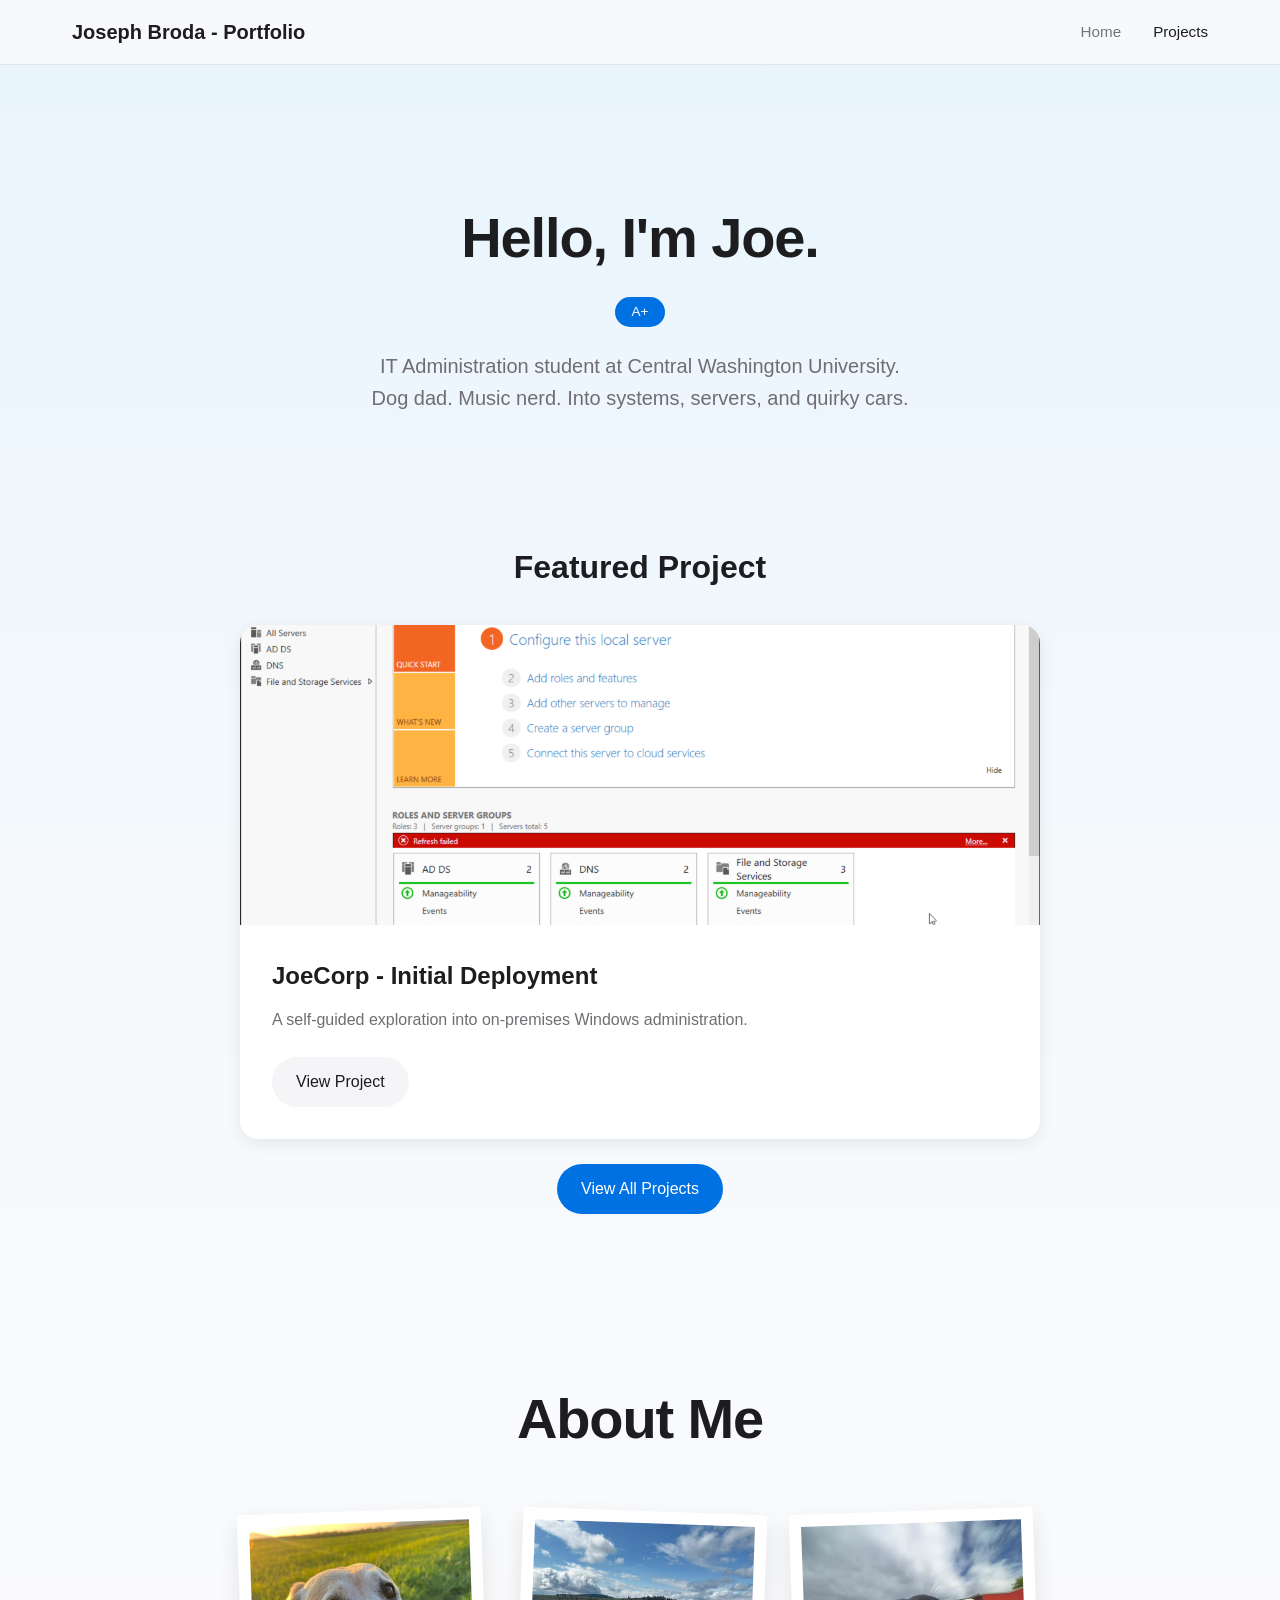
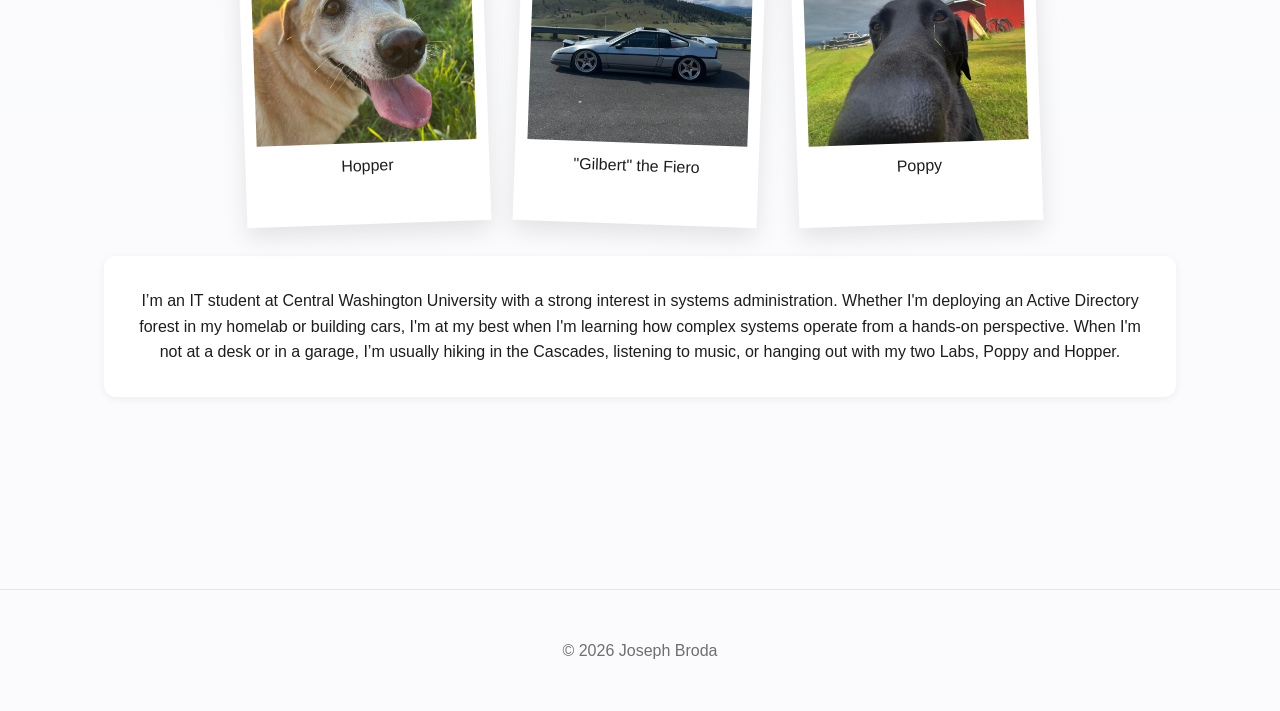
<file: index.html>
<!DOCTYPE html>
<html lang="en">

<head>
    <meta charset="UTF-8">
    <meta name="viewport" content="width=device-width, initial-scale=1.0">
    <title>Joseph Broda - Portfolio</title>
    <link rel="stylesheet" href="styles.css">
</head>

<body>
    <nav class="nav-bar">
        <div class="nav-container">
            <a href="index.html" class="nav-logo">Joseph Broda - Portfolio</a>
            <ul class="nav-links">
                <li><a href="index.html" class="active">Home</a></li>
                <li><a href="projects.html">Projects</a></li>
                <!-- <li><a href="resume.html">Resume</a></li> -->
            </ul>
        </div>
    </nav>
    <main>
        <section class="hero">
            <h1>Hello, I'm Joe.</h1>
            <div class="cert-list">
                <span class="obtained-cert">A+</span>
                <!-- <span class="cert-spacer"</span> -->
                <!-- <span class="desired-cert">Net+ (in progress)</span>
                <span class="desired-cert">Sec+ (in progress)</span> -->
            </div>
            <br>
            <p class="subtitle">IT Administration student at Central Washington University.</p>
            <p class="subtitle">Dog dad. Music nerd. Into systems, servers, and quirky cars.</p>
        </section>
        <section class="latest-project">
            <h2>Featured Project</h2>
            <div class="project-card featured">
                <img src="assets/projects/joecorp/ad1.png" alt="Description" class="project-image">
                <div class="project-content">
                    <h3>JoeCorp - Initial Deployment</h3>
                    <p>A self-guided exploration into on-premises Windows administration. </p>
                    <a href="projects/activedirectory/ad1.html" class="btn-secondary">View Project</a>
                </div>
            </div>
            <br>
            <div style="text-align: center;">
                <a href="projects.html" class="btn-primary">View All Projects</a>
            </div>
        </section>
        <section class="hero">
            <h1>About Me</h1>

            <div class="polaroid-gallery">
                <div class="polaroid">
                    <img src="assets/about/hopper.jpg" alt="Hopper">
                    <p style="text-align: center; margin-top: 10px; font-family: inherit;">Hopper</p>
                </div>
                <div class="polaroid">
                    <img src="assets/about/fiero.jpg" alt="Pontiac Fiero">
                    <p style="text-align: center; margin-top: 10px; font-family: inherit;">"Gilbert" the Fiero</p>
                </div>
                <div class="polaroid">
                    <img src="assets/about/poppy.jpg" alt="Poppy">
                    <p style="text-align: center; margin-top: 10px; font-family: inherit;">Poppy</p>
                </div>
            </div>
            <p class="section-card">I’m an IT student at Central Washington University with a strong
                interest in systems administration. Whether I'm
                deploying an Active Directory forest in my homelab or building cars, I'm at my best when I'm learning
                how complex systems operate from a hands-on perspective.
                When I'm not at a desk or in a garage, I’m usually hiking in the Cascades,
                listening to music, or hanging out with my two Labs, Poppy and Hopper.
            </p>
        </section>
    </main>
    <footer>
        <p>&copy; 2026 Joseph Broda</p>
    </footer>
</body>

</html>
</file>
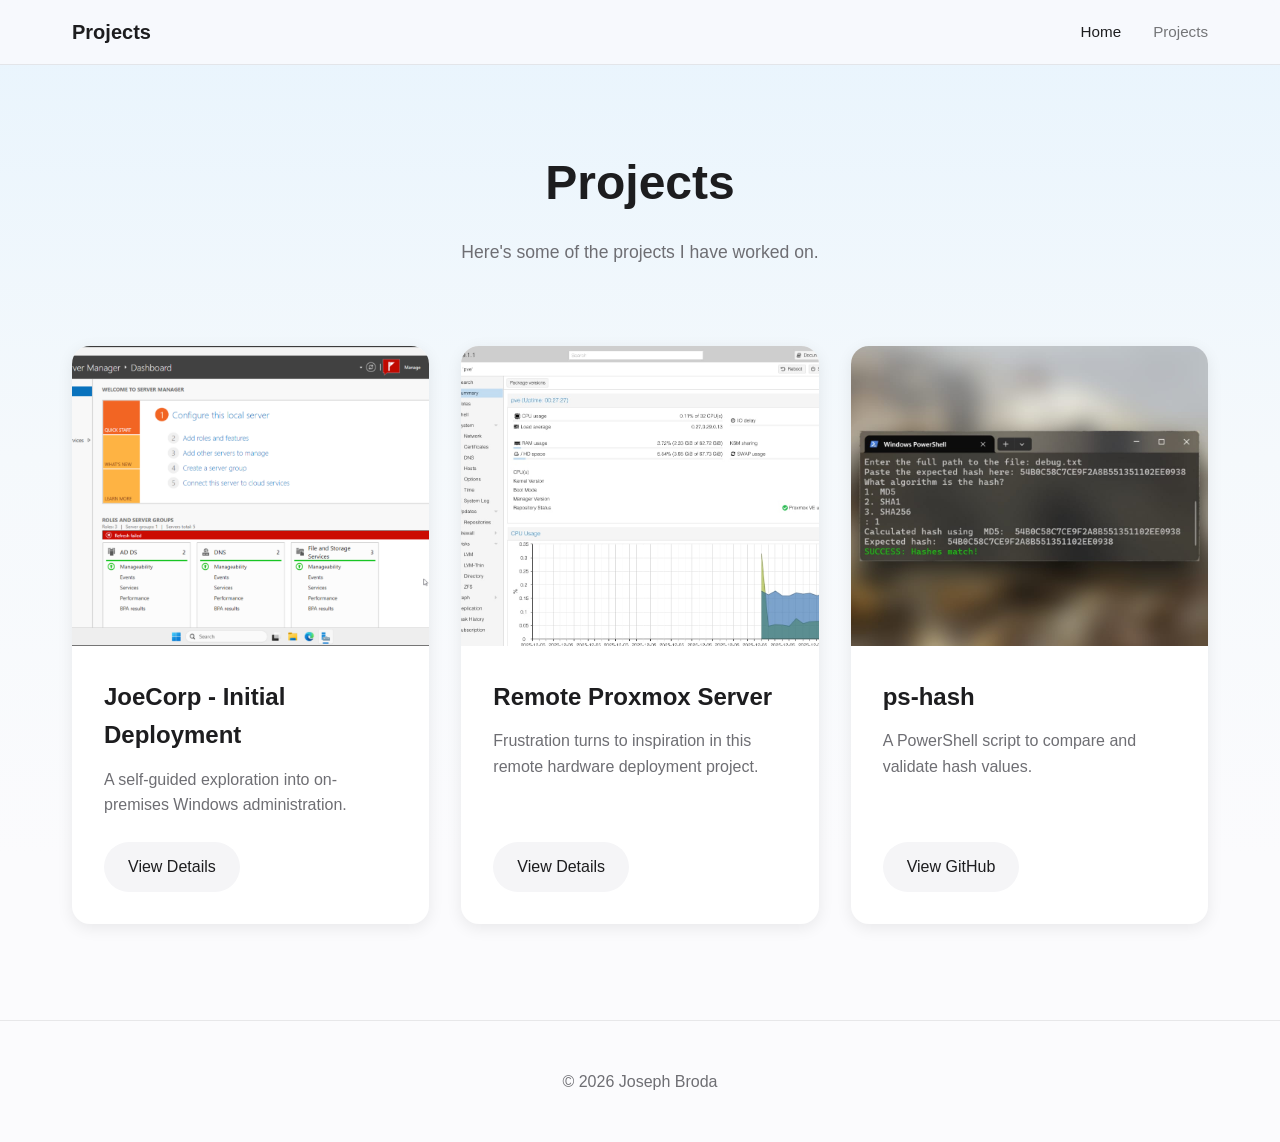
<file: projects.html>
<!DOCTYPE html>
<html lang="en">

<head>
    <meta charset="UTF-8">
    <meta name="viewport" content="width=device-width, initial-scale=1.0">
    <title>Projects - Joseph Broda</title>
    <link rel="stylesheet" href="styles.css">
</head>

<body>
    <nav class="nav-bar">
        <div class="nav-container">
            <a href="index.html" class="nav-logo">Projects</a>
            <ul class="nav-links">
                <li><a href="index.html">Home</a></li>
                <li><a href="projects.html" class="active">Projects</a></li>
                <!-- <li><a href="resume.html">Resume</a></li> -->

            </ul>
        </div>
    </nav>

    <main>
        <section class="projects-header">
            <h1>Projects</h1>
            <p>Here's some of the projects I have worked on.</p>
        </section>

        <section class="projects-grid">
            <div class="project-card">
                <img src="assets/projects/joecorp/ad1.png" alt="Description" class="project-image">
                <div class="project-content">
                    <h3>JoeCorp - Initial Deployment</h3>
                    <p>A self-guided exploration into on-premises Windows administration. </p>
                    <a href="projects/activedirectory/ad1.html" class="btn-secondary">View Details</a>
                </div>
            </div>
            <div class="project-card">
                <img src="assets/projects/proxmoxserver/proxmox.jpg" alt="Description" class="project-image">
                <div class="project-content">
                    <h3>Remote Proxmox Server</h3>
                    <p>Frustration turns to inspiration in this remote hardware deployment project.</p>
                    <a href="projects/proxmoxserver.html" class="btn-secondary">View Details</a>
                </div>
            </div>
            <div class="project-card">
                <img src="assets/projects/powershell/ps-hash.jpg" alt="Description" class="project-image">
                <div class="project-content">
                    <h3>ps-hash</h3>
                    <p>A PowerShell script to compare and validate hash values. </p>
                    <a href="https://github.com/josephbroda/ps-hash" class="btn-secondary">View GitHub</a>
                </div>
            </div>
        </section>
    </main>

    <footer>
        <p>&copy; 2026 Joseph Broda</p>
    </footer>
</body>

</html>
</file>
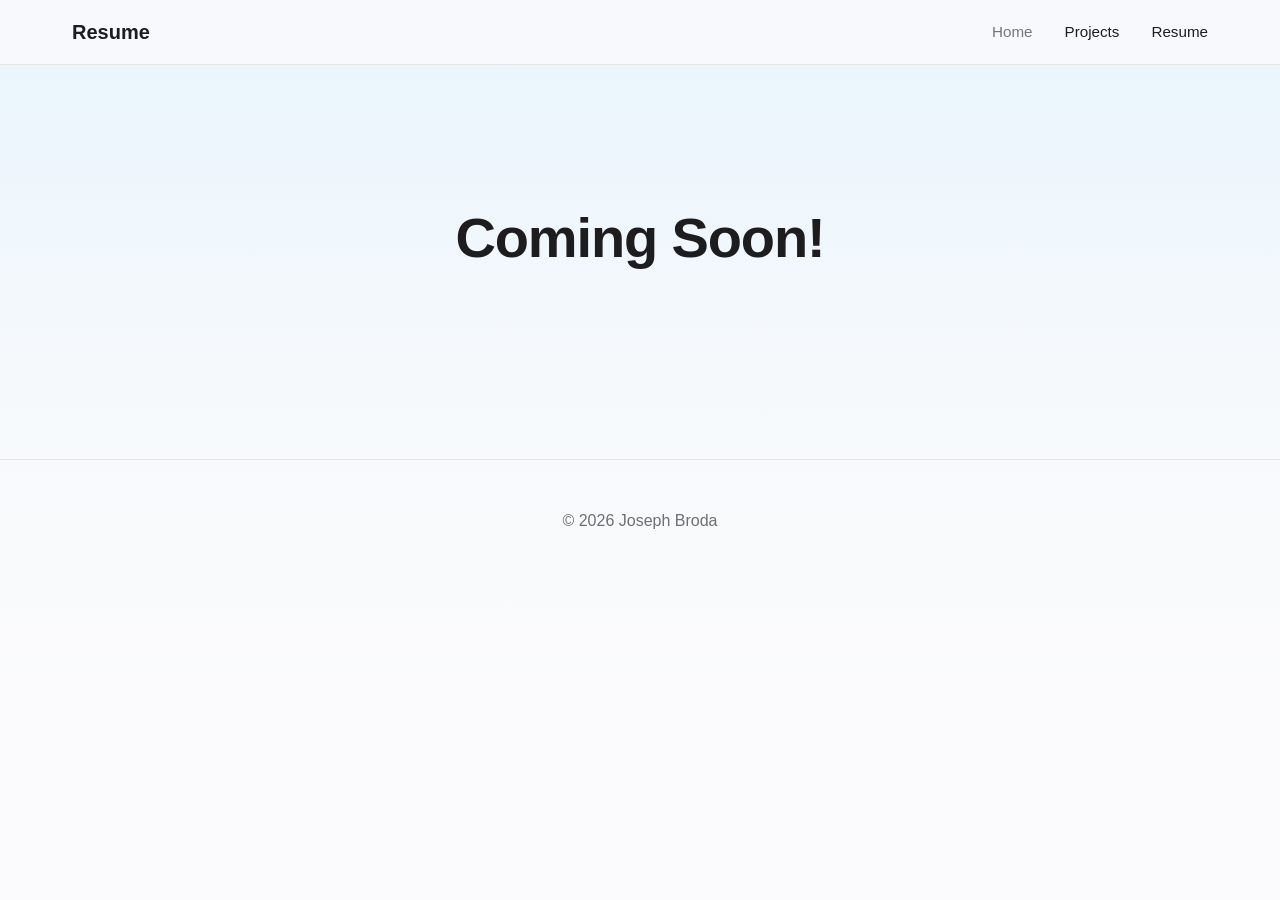
<file: resume.html>
<!DOCTYPE html>
<html lang="en">

<head>
    <meta charset="UTF-8">
    <meta name="viewport" content="width=device-width, initial-scale=1.0">
    <title>Joseph Broda - Portfolio</title>
    <link rel="stylesheet" href="styles.css">
</head>

<body>
    <nav class="nav-bar">
        <div class="nav-container">
            <a href="index.html" class="nav-logo">Resume</a>
            <ul class="nav-links">
                <li><a href="index.html" class="active">Home</a></li>
                <li><a href="projects.html">Projects</a></li>
                <li><a href="resume.html">Resume</a></li>
            </ul>
        </div>
    </nav>

    <main>
        <section class="hero">
            <h1>Coming Soon!</h1>
            <!-- I'll also add my certifications here too, ordered by tier (comptia foundational, specialied certs a tier above, etc) -->
        </section>

    </main>

    <footer>
        <p>&copy; 2026 Joseph Broda</p>
    </footer>
</body>

</html>
</file>
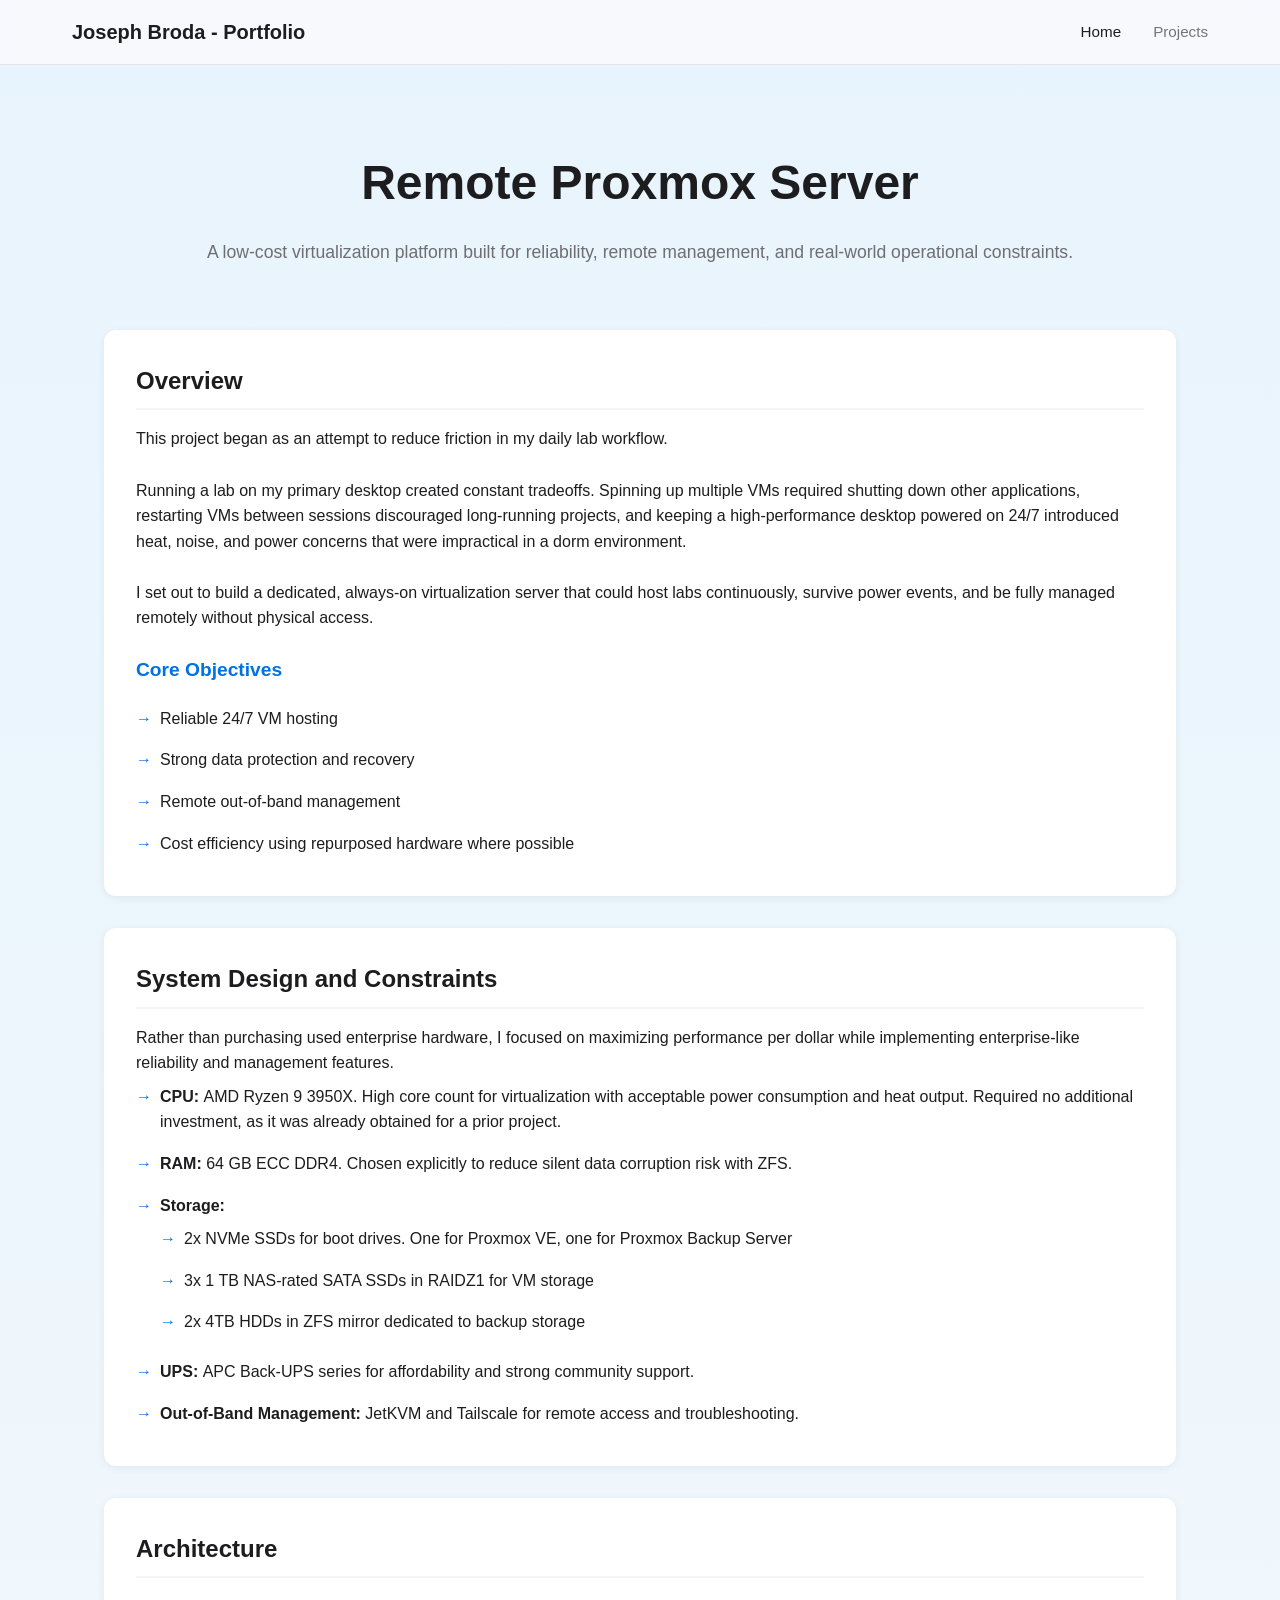
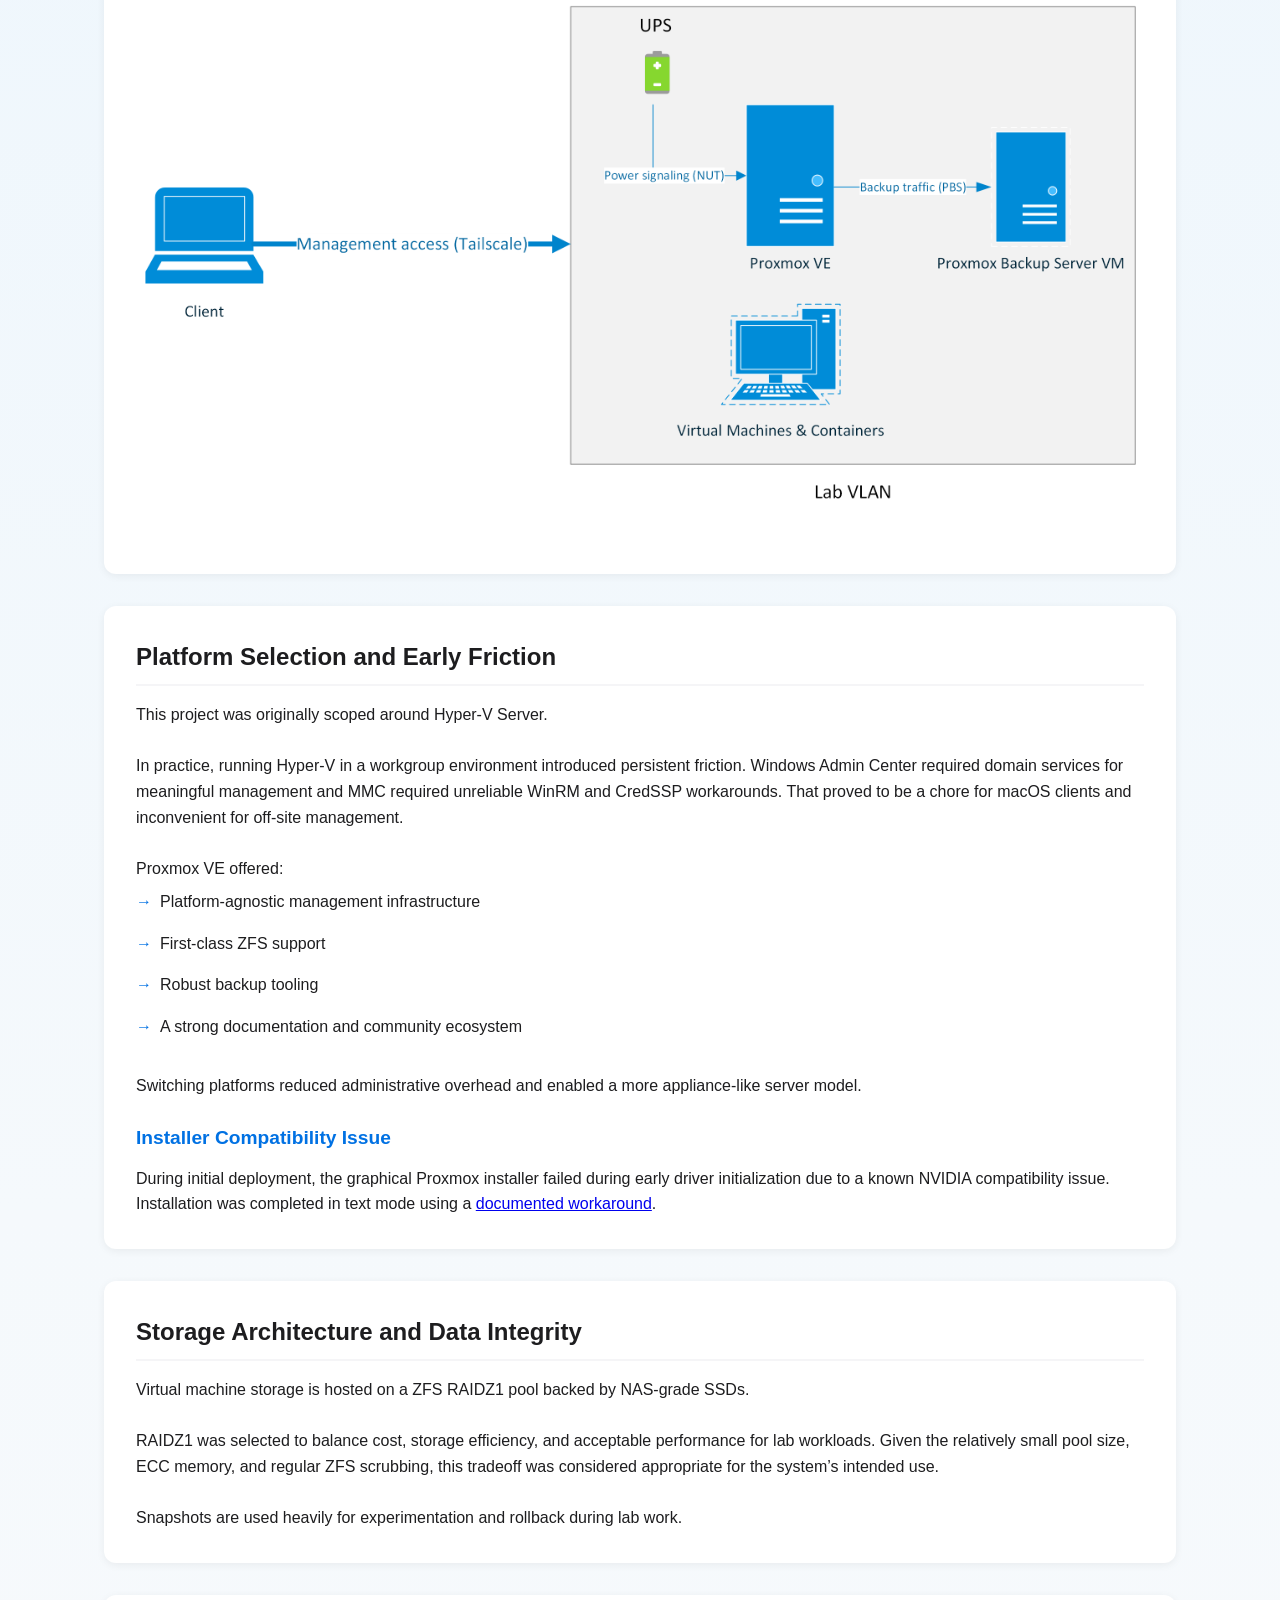
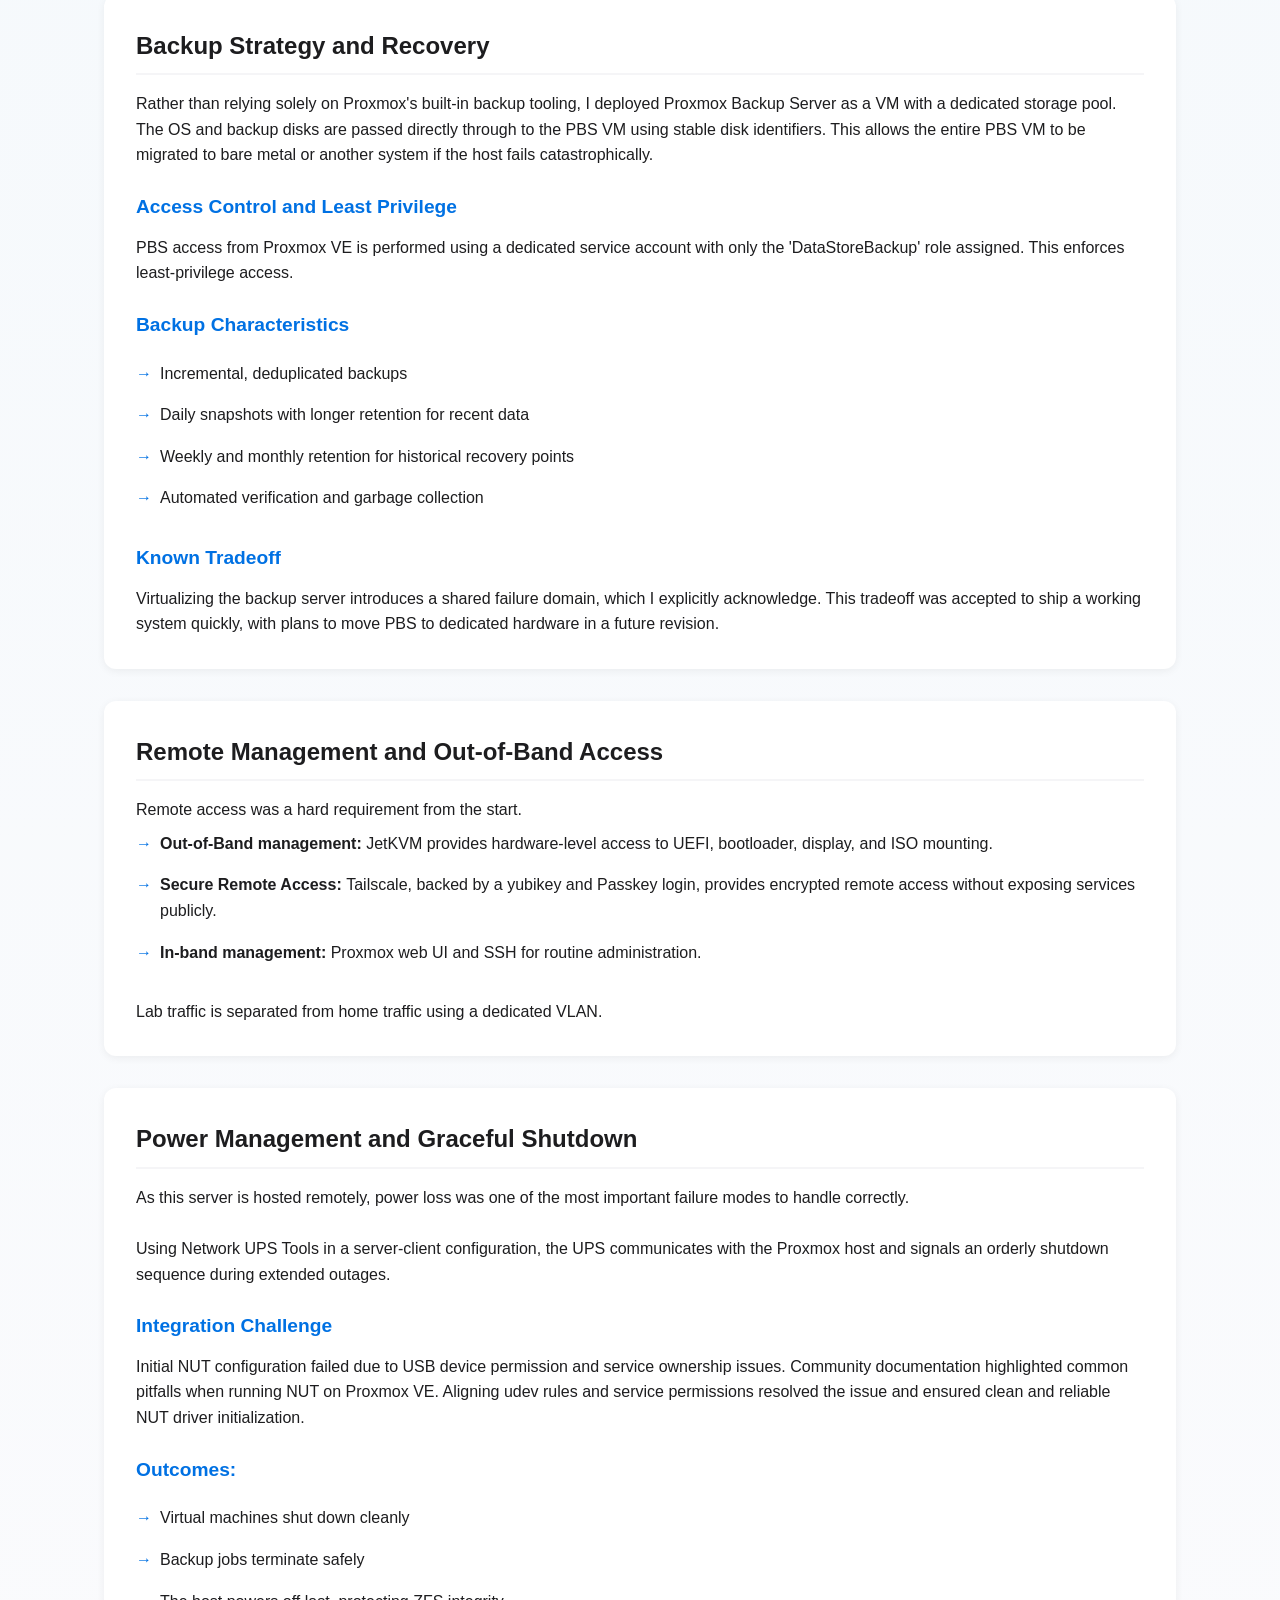
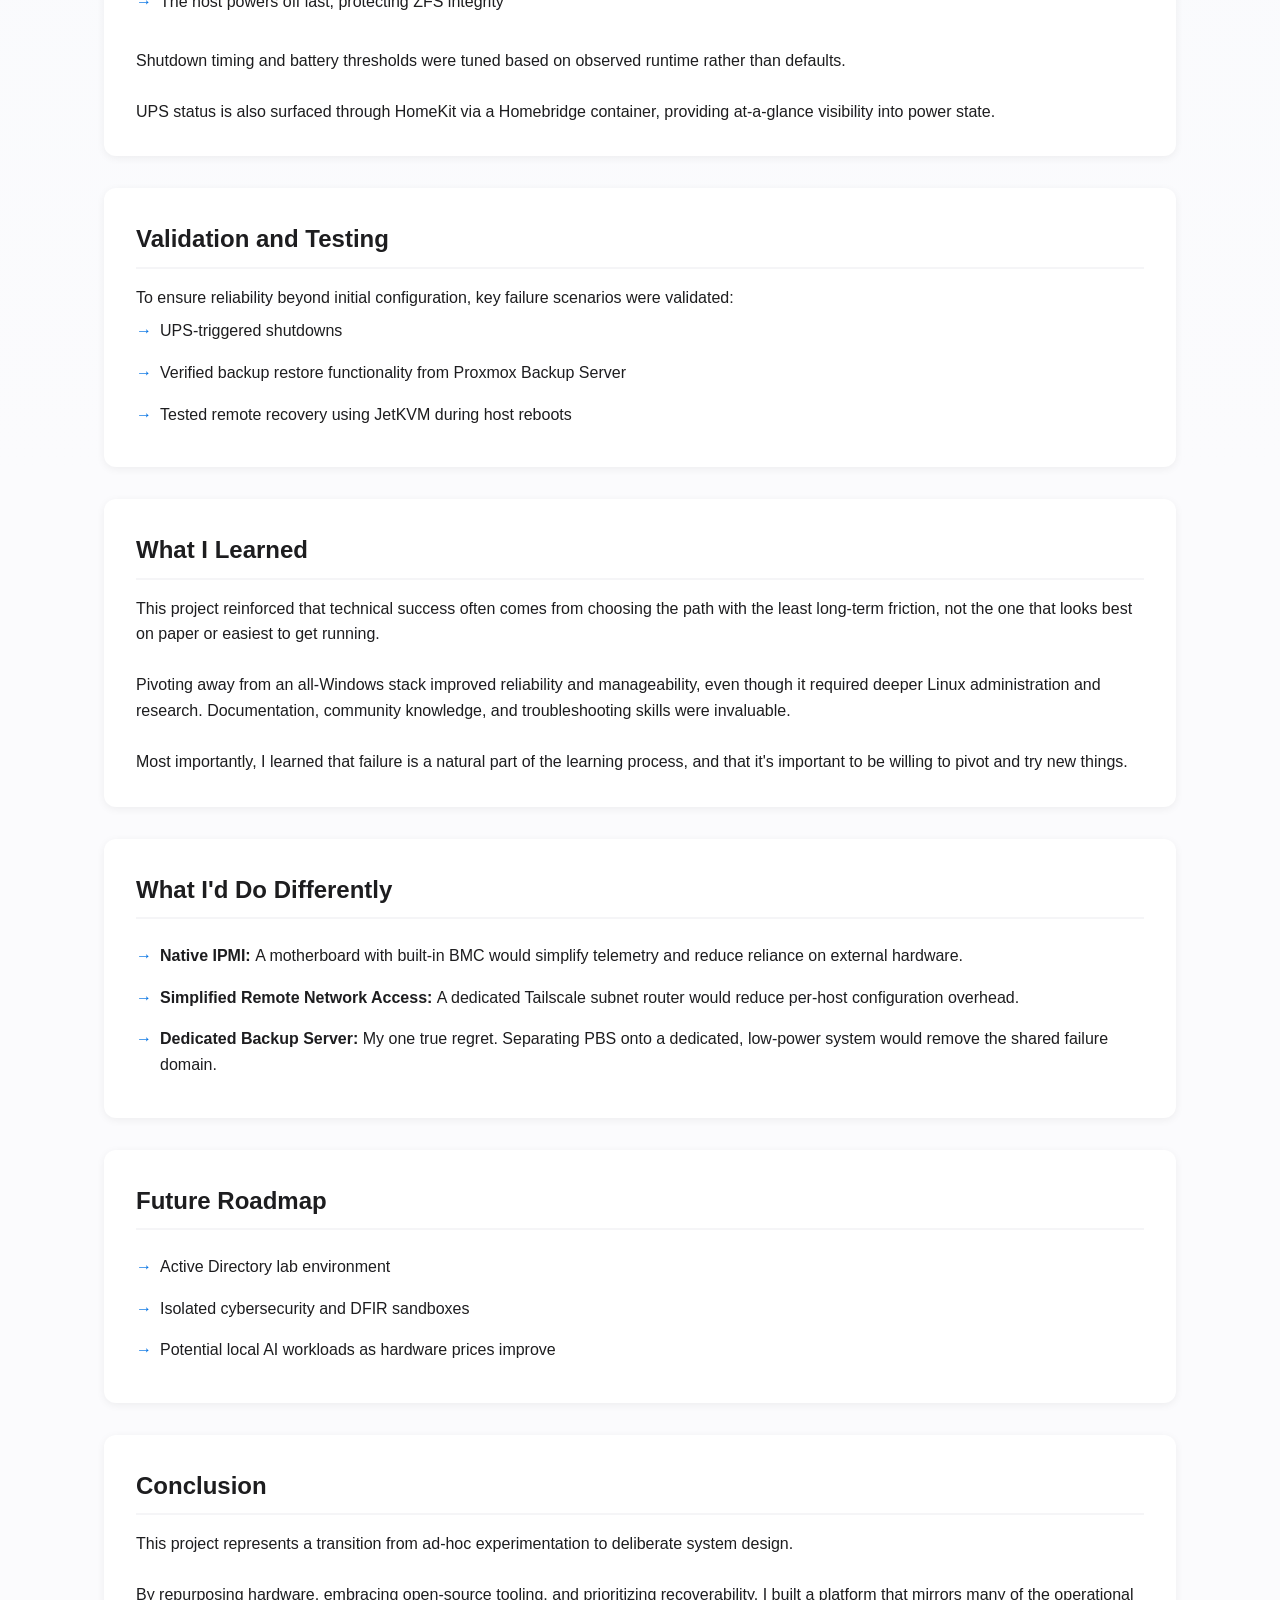
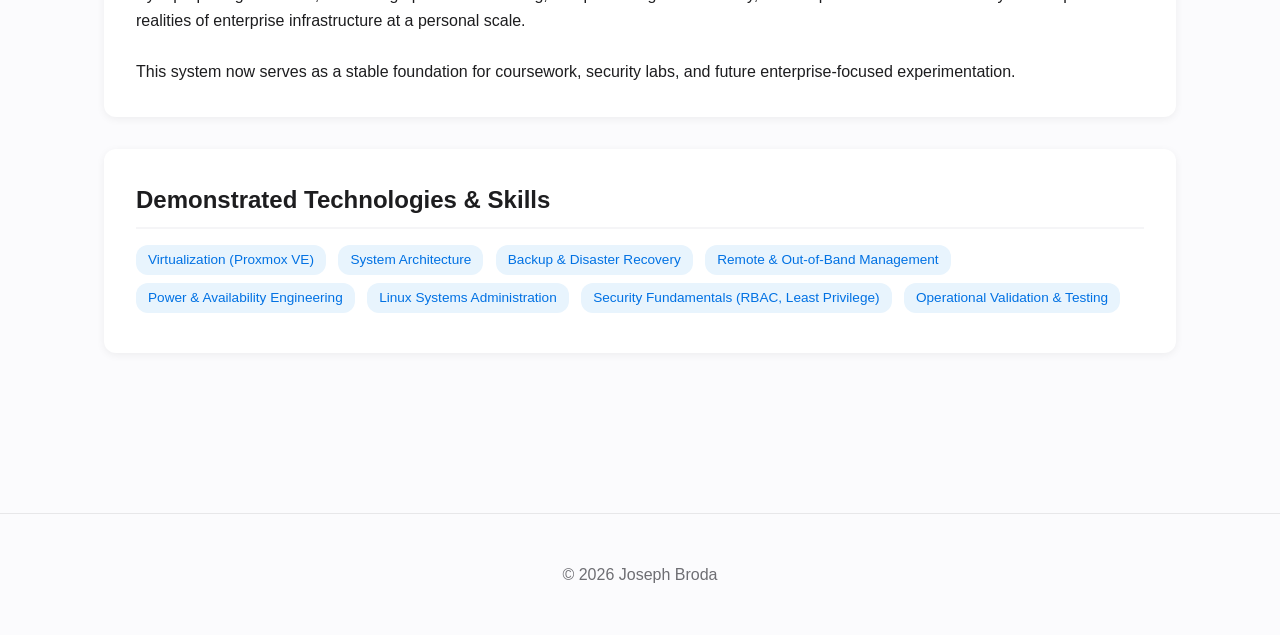
<file: projects/proxmoxserver.html>
<!DOCTYPE html>
<html lang="en">

<head>
    <meta charset="UTF-8">
    <meta name="viewport" content="width=device-width, initial-scale=1.0">
    <title>Remote Proxmox Server</title>
    <link rel="stylesheet" href="../styles.css">

</head>

<body>
    <nav class="nav-bar">
        <div class="nav-container">
            <a href="../index.html" class="nav-logo">Joseph Broda - Portfolio</a>
            <ul class="nav-links">
                <li><a href="../index.html">Home</a></li>
                <li><a href="../projects.html" class="active">Projects</a></li>
                <!--     <li><a href="../../resume.html">Resume</a></li> -->
            </ul>
        </div>
    </nav>

    <main>
        <section class="projects-header">
            <h1>Remote Proxmox Server</h1>
            <p>A low-cost virtualization platform built for reliability, remote management, and real-world operational
                constraints.</p>
        </section>

        <section class="project-details">
            <div class="section-card">
                <h2>Overview</h2>
                <p>This project began as an attempt to reduce friction in my daily lab workflow.</p>
                <br>
                <p>Running a lab on my primary desktop created constant tradeoffs. Spinning up multiple VMs required
                    shutting down other applications, restarting VMs between sessions discouraged long-running projects,
                    and keeping a high-performance desktop powered on 24/7 introduced heat, noise, and power concerns
                    that were impractical in a dorm environment.</p>
                <br>
                <p>I set out to build a dedicated, always-on virtualization server that could host labs continuously,
                    survive power events, and be fully managed remotely without physical access.</p>
                <h3>Core Objectives</h3>
                <ul>
                    <li>Reliable 24/7 VM hosting</li>
                    <li>Strong data protection and recovery</li>
                    <li>Remote out-of-band management</li>
                    <li>Cost efficiency using repurposed hardware where possible</li>
                </ul>
            </div>
            <div class="section-card">
                <h2>System Design and Constraints</h2>
                <p>Rather than purchasing used enterprise hardware, I focused on maximizing performance per dollar while
                    implementing enterprise-like reliability and management features.</p>
                <ul>
                    <li><strong>CPU: </strong>AMD Ryzen 9 3950X. High core count for virtualization with acceptable
                        power consumption and heat output. Required no additional investment, as it was already obtained
                        for a prior project.</li>
                    <li><strong>RAM: </strong>64 GB ECC DDR4. Chosen explicitly to reduce silent data corruption risk
                        with ZFS.</li>
                    <li><strong>Storage: </strong>
                        <ul>
                            <li>2x NVMe SSDs for boot drives. One for Proxmox VE, one for Proxmox Backup Server</li>
                            <li>3x 1 TB NAS-rated SATA SSDs in RAIDZ1 for VM storage</li>
                            <li>2x 4TB HDDs in ZFS mirror dedicated to backup storage</li>
                        </ul>
                    </li>
                    <li><strong>UPS: </strong>APC Back-UPS series for affordability and strong community support.</li>
                    <li><strong>Out-of-Band Management: </strong>JetKVM and Tailscale for remote access and
                        troubleshooting.</li>
                </ul>
            </div>
            <div class="section-card">
                <h2>Architecture</h2>
                <img src="../assets/projects/proxmoxserver/diagram.png" alt="System Architecture Diagram"
                    style="max-width: 100%; height: auto; display: block; margin: 20px auto;">
            </div>
            <div class="section-card">
                <h2>Platform Selection and Early Friction</h2>
                <p>This project was originally scoped around Hyper-V Server.</p>
                <br>
                <p>In practice, running Hyper-V in a workgroup environment introduced persistent friction. Windows Admin
                    Center required domain services for meaningful management and MMC required unreliable WinRM and
                    CredSSP workarounds. That proved to be a chore for macOS clients and inconvenient for off-site
                    management.</p>
                <br>
                <p>Proxmox VE offered:</p>
                <ul>
                    <li>Platform-agnostic management infrastructure</li>
                    <li>First-class ZFS support</li>
                    <li>Robust backup tooling</li>
                    <li>A strong documentation and community ecosystem</li>
                </ul>
                <br>
                <p>Switching platforms reduced administrative overhead and enabled a more appliance-like server model.
                </p>
                <h3>Installer Compatibility Issue</h3>
                <p>During initial deployment, the graphical Proxmox installer failed during early driver initialization
                    due to a known NVIDIA compatibility issue. Installation was completed in text mode using a
                    <a href="https://pve.proxmox.com/pve-docs/pve-admin-guide.html#nomodeset_kernel_param"
                        target="_blank">documented workaround</a>.
                </p>
            </div>
            <div class="section-card">
                <h2>Storage Architecture and Data Integrity</h2>
                <p>Virtual machine storage is hosted on a ZFS RAIDZ1 pool backed by NAS-grade SSDs.</p>
                <br>
                <p>RAIDZ1 was selected to balance cost, storage efficiency, and acceptable performance for lab
                    workloads. Given the relatively small pool size, ECC memory, and regular ZFS scrubbing, this
                    tradeoff was considered appropriate for the system’s intended use.</p>
                <br>
                <p>Snapshots are used heavily for experimentation and rollback during lab work.</p>
            </div>
            <div class="section-card">
                <h2>Backup Strategy and Recovery</h2>
                <p>Rather than relying solely on Proxmox's built-in backup tooling, I deployed Proxmox Backup Server as
                    a VM
                    with a dedicated storage pool. The OS and backup disks are passed directly
                    through to the PBS VM using stable disk identifiers. This allows the entire PBS VM to be migrated to
                    bare
                    metal or another system if the host fails catastrophically.</p>
                <h3>Access Control and Least Privilege</h3>
                <p>PBS access from Proxmox VE is performed using a dedicated service account with only the
                    'DataStoreBackup' role assigned. This enforces least-privilege access.
                </p>
                <h3>Backup Characteristics</h3>
                <ul>
                    <li>Incremental, deduplicated backups</li>
                    <li>Daily snapshots with longer retention for recent data</li>
                    <li>Weekly and monthly retention for historical recovery points</li>
                    <li>Automated verification and garbage collection</li>
                </ul>
                <h3>Known Tradeoff</h3>
                <p>Virtualizing the backup server introduces a shared failure domain, which I explicitly acknowledge.
                    This tradeoff was accepted to ship a working system quickly, with plans to move PBS to dedicated
                    hardware in a future revision.</p>
            </div>
            <div class="section-card">
                <h2>Remote Management and Out-of-Band Access</h2>
                <p>Remote access was a hard requirement from the start.</p>
                <ul>
                    <li><strong>Out-of-Band management: </strong>JetKVM provides hardware-level access to UEFI,
                        bootloader, display, and ISO mounting. </li>
                    <li><strong>Secure Remote Access: </strong>Tailscale, backed by a yubikey and Passkey login,
                        provides encrypted remote access without exposing services publicly.</li>
                    <li><strong>In-band management: </strong>Proxmox web UI and SSH for routine administration.</li>
                </ul>
                <br>
                <p>Lab traffic is separated from home traffic using a dedicated VLAN.</p>
            </div>
            <div class="section-card">
                <h2>Power Management and Graceful Shutdown</h2>
                <p>As this server is hosted remotely, power loss was one of the most important failure modes to handle
                    correctly.</p>
                <br>
                <p>Using Network UPS Tools in a server-client configuration, the UPS communicates with the Proxmox host
                    and signals an orderly shutdown sequence during extended outages.</p>
                <h3>Integration Challenge</h3>
                <p>Initial NUT configuration failed due to USB device permission and service ownership issues. Community
                    documentation highlighted common pitfalls when running NUT on Proxmox VE. Aligning udev rules
                    and service permissions resolved the issue and ensured clean and reliable NUT driver initialization.
                </p>
                <h3>Outcomes:</h3>
                <ul>
                    <li>Virtual machines shut down cleanly</li>
                    <li>Backup jobs terminate safely</li>
                    <li>The host powers off last, protecting ZFS integrity</li>
                </ul>
                <br>
                <p>Shutdown timing and battery thresholds were tuned based on observed runtime rather than defaults.</p>
                <br>
                <p>UPS status is also surfaced through HomeKit via a Homebridge container, providing at-a-glance
                    visibility into power state.</p>
            </div>
            <div class="section-card">
                <h2>Validation and Testing</h2>
                <p>To ensure reliability beyond initial configuration, key failure scenarios were validated:</p>
                <ul>
                    <li>UPS-triggered shutdowns</li>
                    <li>Verified backup restore functionality from Proxmox Backup Server</li>
                    <li>Tested remote recovery using JetKVM during host reboots</li>
                </ul>
            </div>
            <div class="section-card">
                <h2>What I Learned</h2>
                <p>This project reinforced that technical success often comes from choosing the path with the least
                    long-term friction, not the one that looks best on paper or easiest to get running.</p>
                <br>
                <p>Pivoting away from an all-Windows stack improved reliability and manageability, even though it
                    required deeper Linux administration and research. Documentation, community knowledge, and
                    troubleshooting skills were invaluable.</p>
                <br>
                <p>Most importantly, I learned that failure is a natural part of the learning process, and that it's
                    important to be willing to pivot and try new things.</p>
            </div>
            <div class="section-card">
                <h2>What I'd Do Differently</h2>
                <ul>
                    <li><strong>Native IPMI: </strong>A motherboard with built-in BMC would simplify telemetry and
                        reduce reliance on external hardware.</li>
                    <li><strong>Simplified Remote Network Access: </strong>A dedicated Tailscale subnet router would
                        reduce per-host configuration overhead.</li>
                    <li><strong>Dedicated Backup Server: </strong>My one true regret. Separating PBS onto a dedicated,
                        low-power system would remove the shared failure domain.</li>
                </ul>
            </div>
            <div class="section-card">
                <h2>Future Roadmap</h2>
                <ul>
                    <li>Active Directory lab environment</li>
                    <li>Isolated cybersecurity and DFIR sandboxes</li>
                    <li>Potential local AI workloads as hardware prices improve</li>
                </ul>
            </div>
            <div class="section-card">
                <h2>Conclusion</h2>
                <p>This project represents a transition from ad-hoc experimentation to deliberate system design.</p>
                <br>
                <p>By repurposing hardware, embracing open-source tooling, and prioritizing recoverability, I built a
                    platform that mirrors many of the operational realities of enterprise infrastructure at a personal
                    scale.</p>
                <br>
                <p>This system now serves as a stable foundation for coursework, security labs, and future
                    enterprise-focused experimentation.</p>
            </div>
            <div class="section-card">
                <h2>Demonstrated Technologies & Skills</h2>
                <div>
                    <span class="tech-tag">Virtualization (Proxmox VE)</span>
                    <span class="tech-tag">System Architecture</span>
                    <span class="tech-tag">Backup & Disaster Recovery</span>
                    <span class="tech-tag">Remote & Out-of-Band Management</span>
                    <span class="tech-tag">Power & Availability Engineering</span>
                    <span class="tech-tag">Linux Systems Administration</span>
                    <span class="tech-tag">Security Fundamentals (RBAC, Least Privilege)</span>
                    <span class="tech-tag">Operational Validation & Testing</span>
                </div>
            </div>
        </section>
    </main>
    <footer>
        <p>&copy; 2026 Joseph Broda</p>
    </footer>
</body>

</html>
</file>
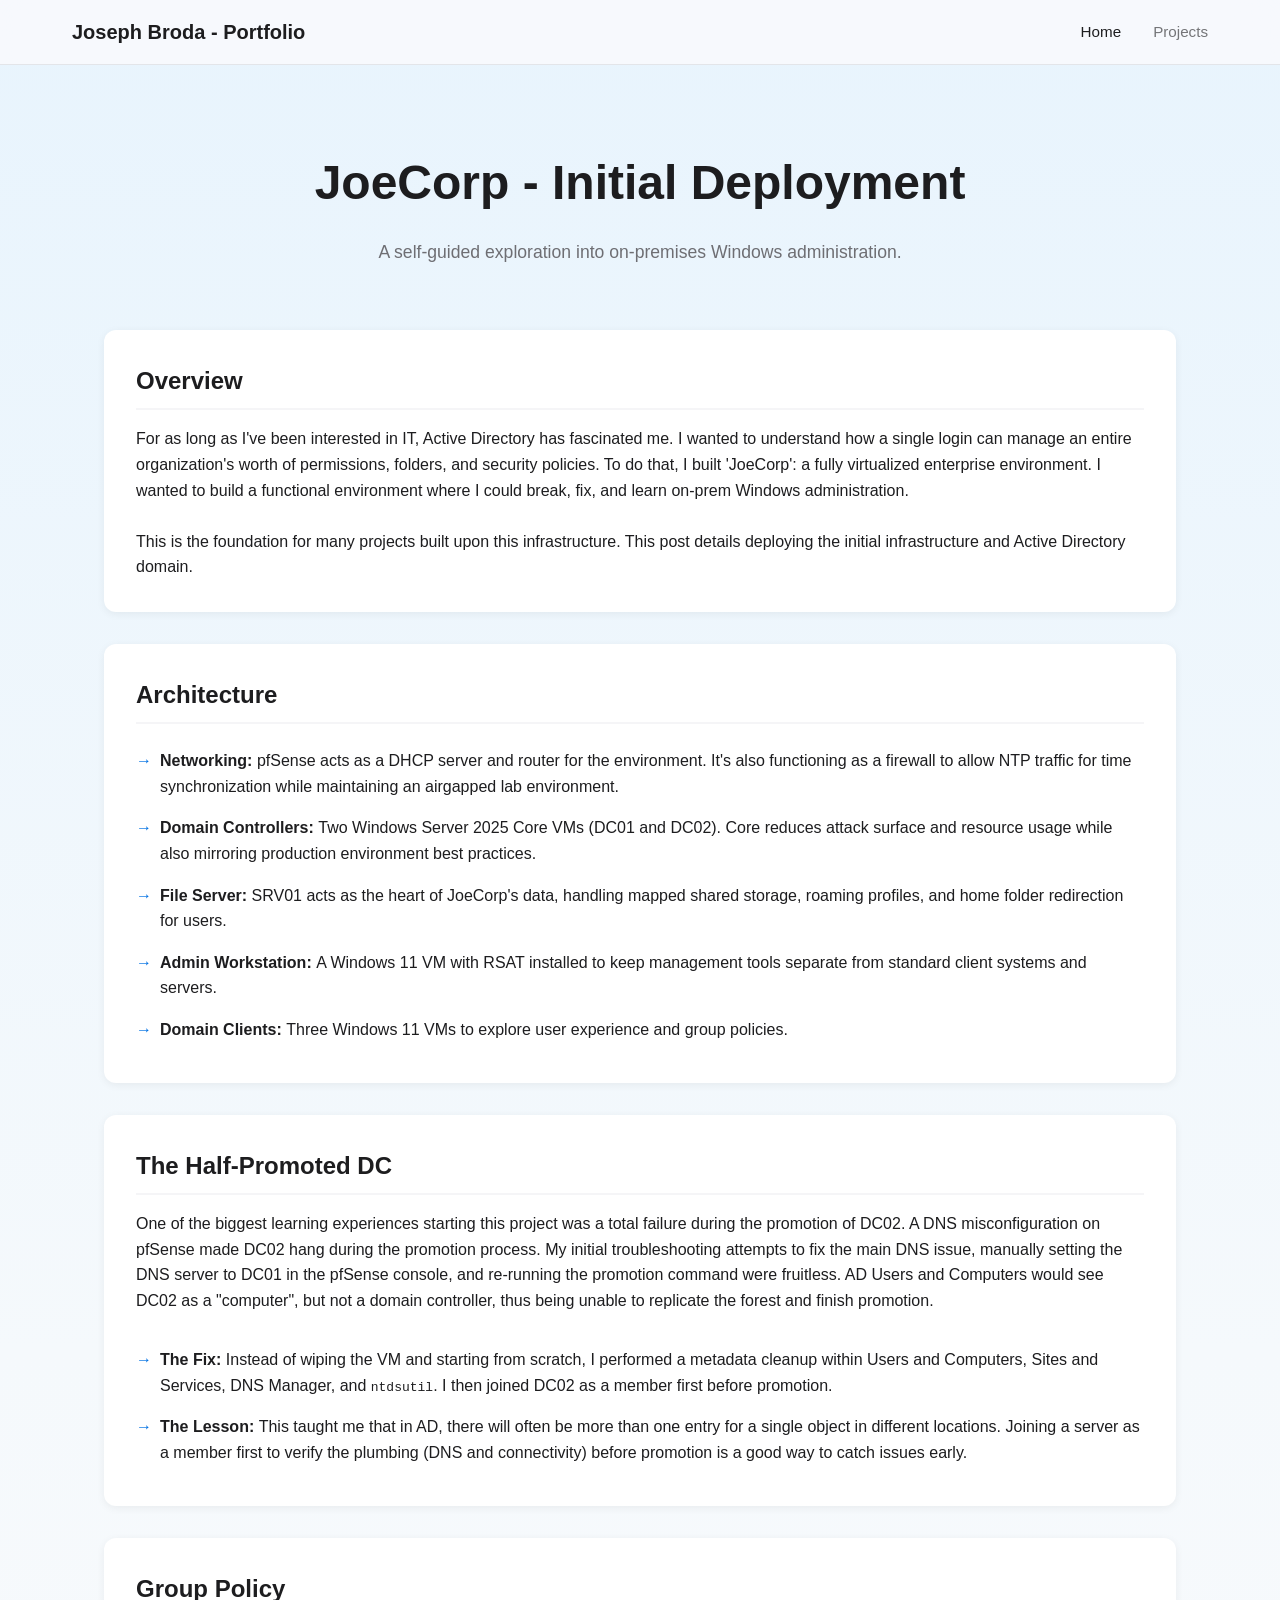
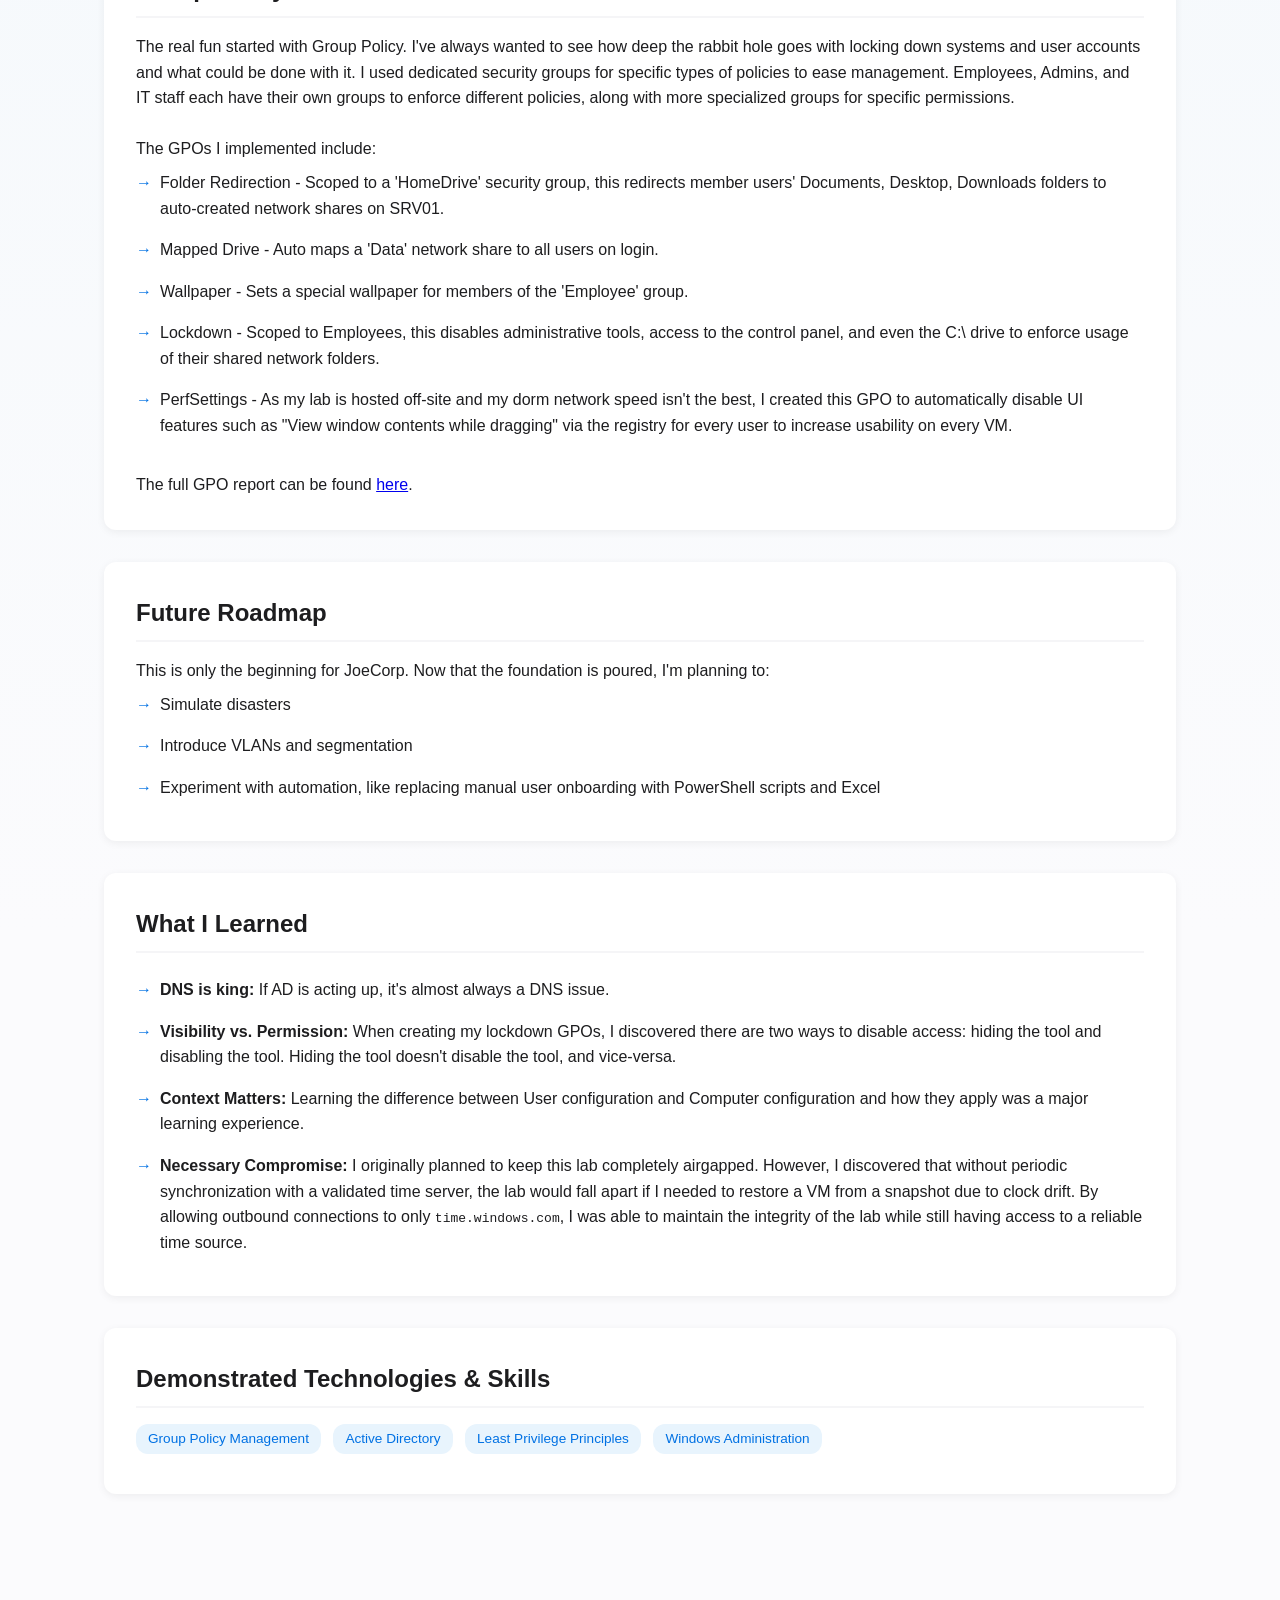
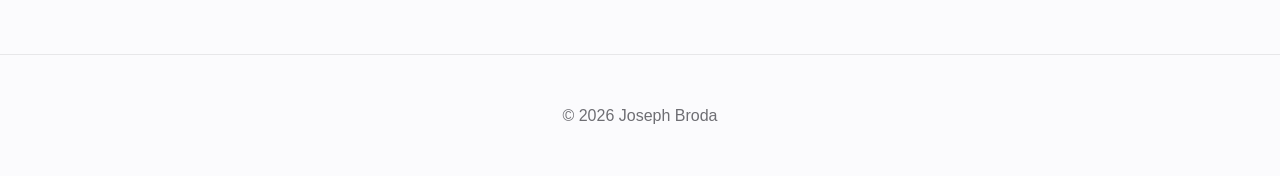
<file: projects/activedirectory/ad1.html>
<!DOCTYPE html>
<html lang="en">

<head>
    <meta charset="UTF-8">
    <meta name="viewport" content="width=device-width, initial-scale=1.0">
    <title>JoeCorp - Initial Deployment</title>
    <link rel="stylesheet" href="../../styles.css">

</head>

<body>
    <nav class="nav-bar">
        <div class="nav-container">
            <a href="../../index.html" class="nav-logo">Joseph Broda - Portfolio</a>
            <ul class="nav-links">
                <li><a href="../../index.html">Home</a></li>
                <li><a href="../../projects.html" class="active">Projects</a></li>
                <!--     <li><a href="../../resume.html">Resume</a></li> -->
            </ul>
        </div>
    </nav>

    <main>
        <section class="projects-header">
            <h1>JoeCorp - Initial Deployment</h1>
            <p>A self-guided exploration into on-premises Windows administration.</p>
        </section>

        <section class="project-details">
            <div class="section-card">
                <h2>Overview</h2>
                <p>For as long as I've been interested in IT, Active Directory has fascinated me. I wanted to understand
                    how a single login can manage an entire organization's worth of permissions, folders, and security
                    policies. To do that, I built 'JoeCorp': a fully virtualized enterprise environment. I wanted to
                    build a functional environment where I could break, fix, and learn on-prem Windows administration.
                </p>
                <br>
                <p>This is the foundation for many projects built upon this infrastructure. This post details
                    deploying the initial infrastructure and Active Directory domain.</p>
            </div>
            <div class="section-card">
                <h2>Architecture</h2>
                <ul>
                    <li><strong>Networking: </strong>pfSense acts as a DHCP server and router for the environment. It's
                        also
                        functioning as a firewall to allow NTP traffic for time synchronization while maintaining an
                        airgapped lab environment.</li>
                    <li><strong>Domain Controllers: </strong>Two Windows Server 2025 Core VMs (DC01 and DC02). Core
                        reduces attack surface and resource usage while also mirroring production environment
                        best practices. </li>
                    <li><strong>File Server: </strong>SRV01 acts as the heart of JoeCorp's data, handling mapped shared
                        storage, roaming profiles, and home folder redirection for users.</li>
                    <li><strong>Admin Workstation: </strong>A Windows 11 VM with RSAT installed to keep management tools
                        separate from standard client systems and servers.</li>
                    <li><strong>Domain Clients: </strong>Three Windows 11 VMs to explore user experience and group
                        policies.</li>
                </ul>
            </div>
            <div class="section-card">
                <h2>The Half-Promoted DC</h2>
                <p>One of the biggest learning experiences starting this project was a total failure during the
                    promotion of DC02. A DNS misconfiguration on pfSense made DC02 hang during the promotion process. My
                    initial troubleshooting attempts to fix the main DNS issue, manually setting the DNS server to DC01
                    in the pfSense console, and re-running the promotion command were fruitless. AD Users and Computers
                    would see DC02 as a "computer", but not a domain controller, thus being unable to replicate the
                    forest and finish promotion.</p>
                <br>
                <ul>
                    <li><strong>The Fix: </strong>Instead of wiping the VM and starting from scratch, I performed a
                        metadata cleanup within Users and Computers, Sites and Services, DNS Manager, and
                        <code>ntdsutil</code>. I then
                        joined DC02 as a member first before promotion.
                    </li>
                    <li><strong>The Lesson: </strong>This taught me that in AD, there will often be more than one entry
                        for a single object in different locations. Joining a server as a member first to verify the
                        plumbing (DNS and connectivity) before promotion is a good way to catch issues early.</li>
                </ul>
            </div>
            <div class="section-card">
                <h2>Group Policy</h2>
                <p>The real fun started with Group Policy. I've always wanted to see how deep the rabbit hole goes with
                    locking down systems and user accounts and what could be done with it. I used dedicated security
                    groups for specific types of policies to ease management. Employees, Admins, and IT staff each have
                    their own groups to enforce different policies, along with more specialized groups for specific
                    permissions.</p>
                <br>
                <p>The GPOs I implemented include:</p>
                <ul>
                    <li>Folder Redirection - Scoped to a 'HomeDrive' security group, this redirects member users'
                        Documents, Desktop, Downloads folders to auto-created network shares on SRV01.</li>
                    <li>Mapped Drive - Auto maps a 'Data' network share to all users on login.</li>
                    <li>Wallpaper - Sets a special wallpaper for members of the 'Employee' group.</li>
                    <li>Lockdown - Scoped to Employees, this disables administrative tools, access to the control panel,
                        and even the C:\ drive to enforce usage of their shared network folders.</li>
                    <li>PerfSettings - As my lab is hosted off-site and my dorm network speed isn't the best, I created
                        this GPO to automatically disable UI features such as "View window contents while dragging" via
                        the registry for every user to
                        increase usability on every VM.</li>
                </ul>
                <br>
                <p>The full GPO report can be found <a href="gporeport.html">here</a>.</p>
            </div>
            <div class="section-card">
                <h2>Future Roadmap</h2>
                <p>This is only the beginning for JoeCorp. Now that the foundation is poured, I'm planning to:</p>
                <ul>
                    <li>Simulate disasters</li>
                    <li>Introduce VLANs and segmentation</li>
                    <li>Experiment with automation, like replacing manual user onboarding with PowerShell scripts and
                        Excel</li>
                </ul>
            </div>
            <div class="section-card">
                <h2>What I Learned</h2>
                <ul>
                    <li><strong>DNS is king: </strong>If AD is acting up, it's almost always a DNS issue.</li>
                    <li><strong>Visibility vs. Permission: </strong>When creating my lockdown GPOs, I discovered there
                        are
                        two ways to disable access: hiding the tool and disabling the tool. Hiding the tool
                        doesn't disable the tool, and vice-versa.</li>
                    <li><strong>Context Matters: </strong>Learning the difference between User configuration and
                        Computer configuration and how they apply was a major learning experience.</li>
                    <li><strong>Necessary Compromise: </strong>I originally planned to keep
                        this lab completely airgapped. However, I discovered that without periodic synchronization with
                        a validated time server, the lab would fall apart if I needed to restore a VM from a snapshot
                        due to clock drift. By allowing outbound connections to only <code>time.windows.com</code>, I
                        was able to maintain the integrity of the lab while still having access to a reliable time
                        source.</li>
                </ul>
            </div>
            <div class="section-card">
                <h2>Demonstrated Technologies & Skills</h2>
                <div>
                    <span class="tech-tag">Group Policy Management</span>
                    <span class="tech-tag">Active Directory</span>
                    <span class="tech-tag">Least Privilege Principles</span>
                    <span class="tech-tag">Windows Administration</span>
                </div>
            </div>
        </section>
    </main>
    <footer>
        <p>&copy; 2026 Joseph Broda</p>
    </footer>
</body>

</html>
</file>
<file: styles.css>
/* Reset and Base Styles */
* {
    margin: 0;
    padding: 0;
    box-sizing: border-box;
}

body {
    font-family: -apple-system, BlinkMacSystemFont, 'Segoe UI', Roboto, Oxygen, Ubuntu, Cantarell, sans-serif;
    line-height: 1.6;
    color: #1d1d1f;
    background: linear-gradient(to bottom,
            #e8f4fd 0%,
            #f5f9fc 40%,
            #fbfbfd 75%,
            #fbfbfd 100%);
    /*background-attachment: fixed; */
    min-height: 100vh;
}

/* Navigation */
.nav-bar {
    position: sticky;
    top: 0;
    background: rgba(251, 251, 253, 0.8);
    backdrop-filter: blur(20px);
    -webkit-backdrop-filter: blur(20px);
    border-bottom: 1px solid rgba(0, 0, 0, 0.08);
    z-index: 1000;
}

.nav-container {
    max-width: 1200px;
    margin: 0 auto;
    padding: 1rem 2rem;
    display: flex;
    justify-content: space-between;
    align-items: center;
}

.nav-logo {
    font-size: 1.25rem;
    font-weight: 600;
    color: #1d1d1f;
    text-decoration: none;
}

.nav-links {
    display: flex;
    gap: 2rem;
    list-style: none;
}

.nav-links a {
    color: #1d1d1f;
    text-decoration: none;
    font-size: 0.95rem;
    transition: opacity 0.3s ease;
}

.nav-links a:hover,
.nav-links a.active {
    opacity: 0.6;
}

/* Main Content */
main {
    max-width: 1200px;
    margin: 0 auto;
    padding: 2rem;
}

/* Hero Section */
.hero {
    text-align: center;
    padding: 6rem 2rem 4rem;
}

.hero h1 {
    font-size: 3.5rem;
    font-weight: 600;
    margin-bottom: 1rem;
    letter-spacing: -0.02em;
}

.subtitle {
    font-size: 1.25rem;
    color: #6e6e73;
    max-width: 600px;
    margin: 0 auto;
}

/* Latest Project Section */
.latest-project {
    margin: 4rem 0;
}

.latest-project h2 {
    font-size: 2rem;
    font-weight: 600;
    margin-bottom: 2rem;
    text-align: center;
}

/* Projects Header */
.projects-header {
    text-align: center;
    padding: 3rem 2rem 2rem;
}

.projects-header h1 {
    font-size: 3rem;
    font-weight: 600;
    margin-bottom: 1rem;
}

.projects-header p {
    font-size: 1.1rem;
    color: #6e6e73;
}

/* Project Cards */
.project-image {
    width: 100%;
    height: 300px;
    object-fit: cover;
    display: block;
}

.project-card {
    background: #ffffff;
    border-radius: 18px;
    overflow: hidden;
    box-shadow: 0 4px 16px rgba(0, 0, 0, 0.08);
    transition: transform 0.3s ease, box-shadow 0.3s ease;
    display: flex;
    flex-direction: column;
}

.project-card:hover {
    transform: translateY(-4px);
    box-shadow: 0 8px 24px rgba(0, 0, 0, 0.12);
}

.project-card.featured {
    max-width: 800px;
    margin: 0 auto;
}

.project-image-placeholder {
    width: 100%;
    height: 300px;
    background: linear-gradient(135deg, #e0e0e0 0%, #f5f5f5 100%);
    border-bottom: 1px solid rgba(0, 0, 0, 0.05);
}

.project-content {
    padding: 2rem;
    display: flex;
    flex-direction: column;
    flex-grow: 1;
}

.project-content h3 {
    font-size: 1.5rem;
    font-weight: 600;
    margin-bottom: 0.75rem;
}

.project-content p {
    color: #6e6e73;
    margin-bottom: 1.5rem;
    line-height: 1.6;
    flex-grow: 1;
}

.project-content .btn-primary,
.project-content .btn-secondary {
    align-self: flex-start;
}

/* Projects Grid */
.projects-grid {
    display: grid;
    grid-template-columns: repeat(auto-fit, minmax(300px, 1fr));
    gap: 2rem;
    margin-top: 3rem;
}

/* Buttons */
.btn-primary,
.btn-secondary {
    display: inline-block;
    padding: 0.75rem 1.5rem;
    border-radius: 980px;
    text-decoration: none;
    font-weight: 500;
    transition: all 0.3s ease;
}

.btn-primary {
    background: #0071e3;
    color: #ffffff;
}

.btn-primary:hover {
    background: #0077ed;
}

.btn-secondary {
    background: #f5f5f7;
    color: #1d1d1f;
}

.btn-secondary:hover {
    background: #e8e8ed;
}

/* Footer */
footer {
    text-align: center;
    padding: 3rem 2rem;
    color: #6e6e73;
    border-top: 1px solid rgba(0, 0, 0, 0.08);
    margin-top: 4rem;
}

/* Responsive Design */
@media (max-width: 768px) {
    .hero h1 {
        font-size: 2.5rem;
    }

    .nav-links {
        gap: 1rem;
    }

    .projects-header h1 {
        font-size: 2rem;
    }

    .project-image-placeholder {
        height: 200px;
    }

    .projects-grid {
        grid-template-columns: 1fr;
    }
}

@media (max-width: 480px) {
    .nav-container {
        padding: 1rem;
    }

    .hero {
        padding: 3rem 1rem 2rem;
    }

    .hero h1 {
        font-size: 2rem;
    }

    .subtitle {
        font-size: 1rem;
    }
}

.project-details {
    max-width: 1500px;
    margin: 0 auto;
    padding: 2rem;
}

.section-card {
    background: #ffffff;
    border-radius: 12px;
    padding: 2rem;
    margin-bottom: 2rem;
    box-shadow: 0 2px 8px rgba(0, 0, 0, 0.06);
}

.section-card h2 {
    font-size: 1.5rem;
    margin-bottom: 1rem;
    color: #1d1d1f;
    border-bottom: 2px solid #f5f5f7;
    padding-bottom: 0.5rem;
}

.section-card h3 {
    font-size: 1.2rem;
    margin-top: 1.5rem;
    margin-bottom: 0.75rem;
    color: #0071e3;
}

.section-card ul {
    list-style: none;
    padding-left: 0;
}

.section-card li {
    padding: 0.5rem 0;
    padding-left: 1.5rem;
    position: relative;
}

.section-card li:before {
    content: "→";
    position: absolute;
    left: 0;
    color: #0071e3;
    font-weight: bold;
}

.highlight-box {
    background: #f5f5f7;
    border-left: 4px solid #0071e3;
    padding: 1rem 1.5rem;
    margin: 1rem 0;
    border-radius: 4px;
}

.tech-tag {
    display: inline-block;
    background: #e8f4fd;
    color: #0071e3;
    padding: 0.25rem 0.75rem;
    border-radius: 12px;
    font-size: 0.85rem;
    margin-right: 0.5rem;
    margin-bottom: 0.5rem;
}

.next-button-container {
    text-align: center;
    margin: 3rem 0 2rem;
}

.btn-next {
    display: inline-flex;
    align-items: center;
    gap: 0.5rem;
    background: #0071e3;
    color: #ffffff;
    padding: 1rem 2rem;
    border-radius: 980px;
    text-decoration: none;
    font-weight: 500;
    font-size: 1rem;
    transition: all 0.3s ease;
    box-shadow: 0 4px 12px rgba(0, 113, 227, 0.2);
}

.btn-next:hover {
    background: #0077ed;
    transform: translateY(-2px);
    box-shadow: 0 6px 16px rgba(0, 113, 227, 0.3);
}

.btn-next:after {
    content: "→";
    font-size: 1.2rem;
}

/* Polaroid Gallery */
.polaroid-gallery {
    display: flex;
    justify-content: center;
    gap: 2rem;
    padding: 2rem 1rem;
    flex-wrap: wrap;
}

.polaroid {
    background: #ffffff;
    padding: 12px 12px 45px 12px;
    box-shadow: 0 10px 25px rgba(0, 0, 0, 0.1);
    transition: transform 0.3s ease;
}

.polaroid:nth-child(odd) {
    transform: rotate(-2deg);
}

.polaroid:nth-child(even) {
    transform: rotate(2deg);
}

.polaroid img {
    width: 220px;
    height: 220px;
    object-fit: cover;
    display: block;
}

/* Cert Pills */
.cert-list {
    text-align: center;
}

.desired-cert {
    display: inline-block;
    padding: 0.25rem 0.75rem;
    border-radius: 20px;
    font-size: 0.85rem;
    margin-right: 0.5rem;
    margin-bottom: 0.5rem;
    background: transparent;
    color: #0071e3;
    border: 1px solid #0071e3;
}

.obtained-cert {
    background: #0071e3;
    color: #ffffff;
    padding: 0.45rem 1rem;
    border-radius: 20px;
    font-size: 0.85rem;
    font-weight: 500;
}

.cert-spacer {
    /* Set a specific horizontal margin for the space */
    margin-left: 0.4rem;
}
</file>
